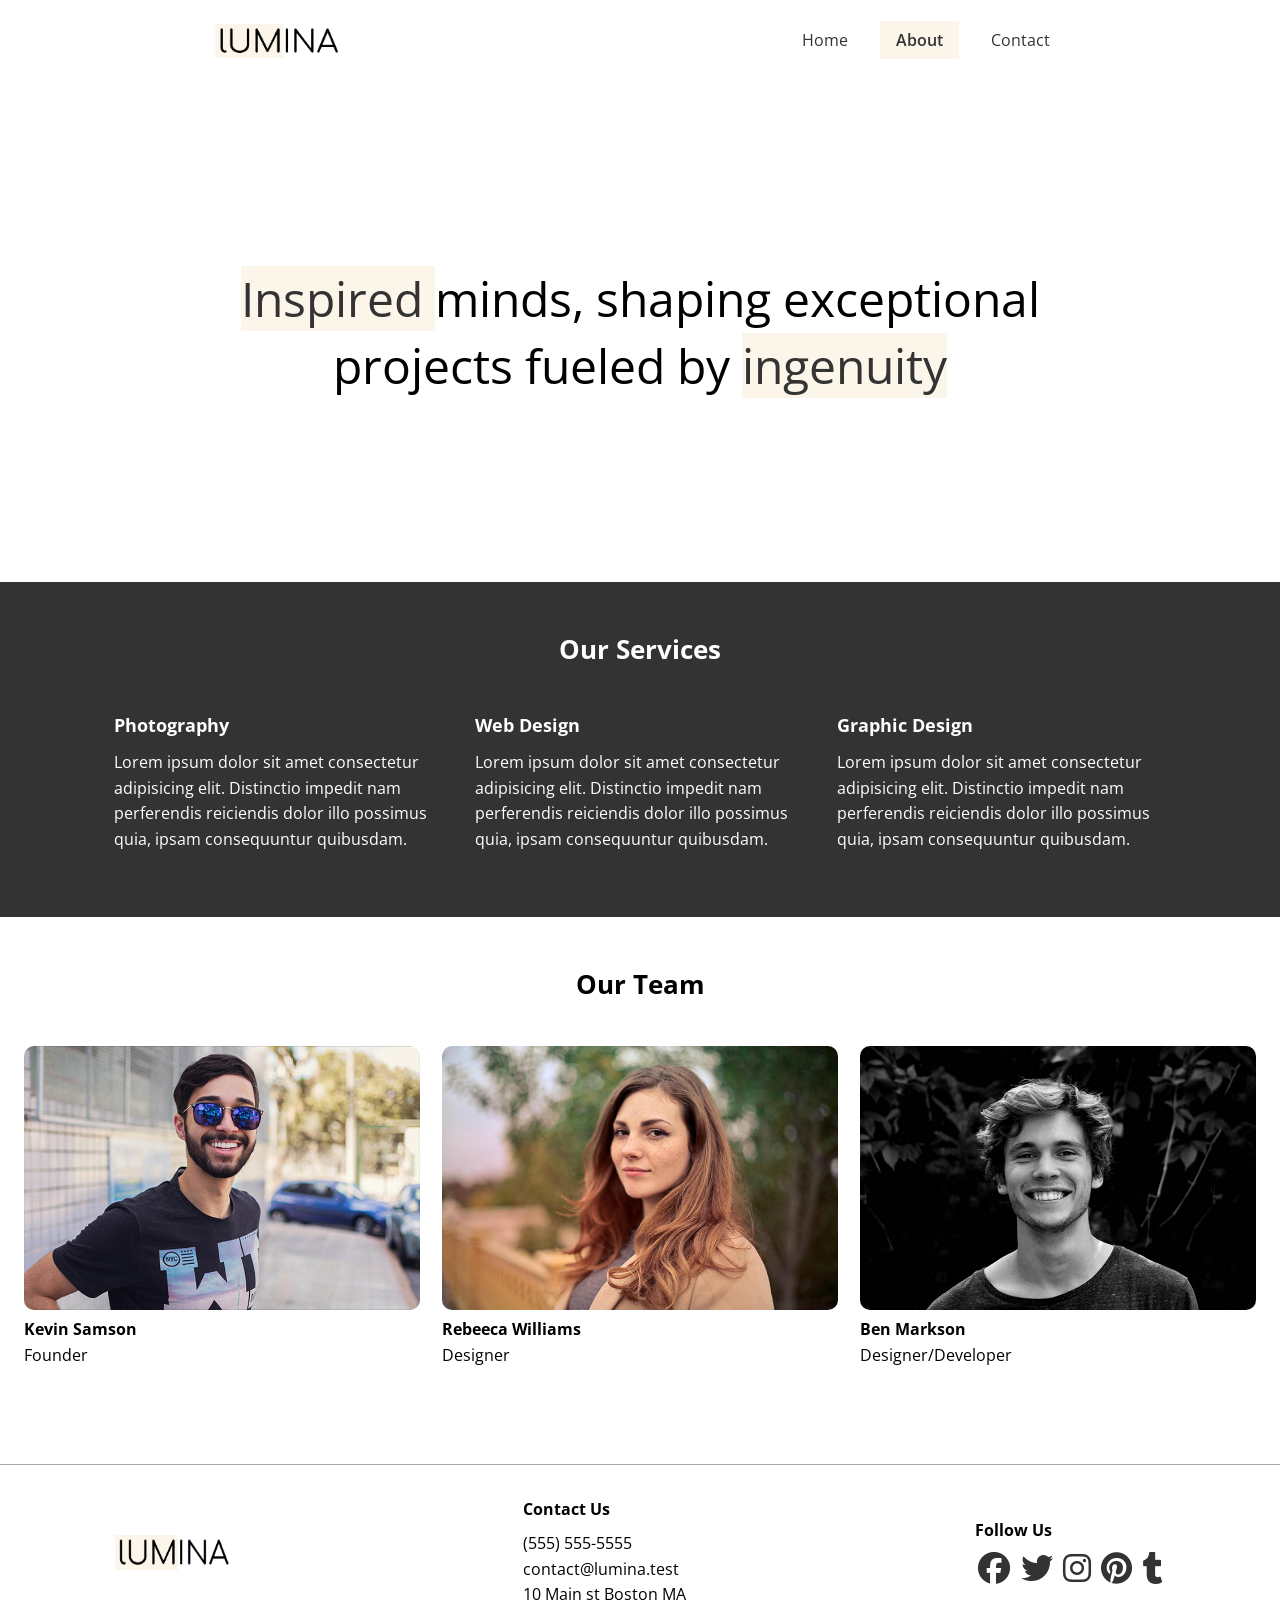
<file: about.html>
<!DOCTYPE html>
<html lang="en">
<head>
    <meta charset="UTF-8">
    <meta name="viewport" content="width=device-width, initial-scale=1.0">
    <link rel="stylesheet" href="https://cdnjs.cloudflare.com/ajax/libs/font-awesome/6.6.0/css/all.min.css">
    <link rel="preconnect" href="https://fonts.googleapis.com">
    <link rel="preconnect" href="https://fonts.gstatic.com" crossorigin>
    <link href="https://fonts.googleapis.com/css2?family=Open+Sans:ital,wght@0,300..800;1,300..800&family=Oxanium:wght@200..800&family=Quantico:ital,wght@0,400;0,700;1,400;1,700&display=swap" rel="stylesheet">
    <link rel="stylesheet" href="CSS/styles.css">
    <link rel="icon" href="images/favicon.ico">
    <title>About Lumina Creative</title>
</head>
<body>
    <header class="header">
        <div class="container container-sm header-flex">
            <img src="images/logo.png" alt="Lumina Creative" class="logo">
            <ul class="main-menu">
                <li><a href="/">Home</a></li>
                <li><a class="current" href="about.html">About</a></li>
                <li><a href="contact.html">Contact</a></li>
            </ul>
        </div>
    </header>

    <section class="hero">
        <div class="container container-sm">
            <h2>
                <span class="bg-primary">Inspired </span> minds, shaping exceptional projects fueled by
                <span class="bg-primary">ingenuity</span>
            </h2>
        </div>
    </section>

    <section class="services bg-dark">
        <div class="container">
            <h2 class="section-heading">Our Services</h2>
            <div class="services-flex">
                <div class="service-item">
                    <h4>Photography</h4>
                    <p>
                        Lorem ipsum dolor sit amet consectetur adipisicing elit. 
                        Distinctio impedit nam perferendis reiciendis dolor illo possimus quia, ipsam consequuntur quibusdam.
                    </p>
                </div>
                <div class="service-item">
                    <h4>Web Design</h4>
                    <p>
                        Lorem ipsum dolor sit amet consectetur adipisicing elit. 
                        Distinctio impedit nam perferendis reiciendis dolor illo possimus quia, ipsam consequuntur quibusdam.
                    </p>
                </div>
                <div class="service-item">
                    <h4>Graphic Design</h4>
                    <p>
                        Lorem ipsum dolor sit amet consectetur adipisicing elit. 
                        Distinctio impedit nam perferendis reiciendis dolor illo possimus quia, ipsam consequuntur quibusdam.
                    </p>
                </div>
            </div>
        </div>
    </section>

    <section class="team">
        <div class="container container-lg">
            <h2 class="section-heading">Our Team</h2>
            <div class="team-flex">
                <div class="team-item">
                    <img src="images/team1.jpg" alt="Team Member">
                    <h4>Kevin Samson</h4>
                    <p>Founder</p>
                </div>
                <div class="team-item">
                    <img src="images/team2.jpg" alt="Team Member">
                    <h4>Rebeeca Williams</h4>
                    <p>Designer</p>
                </div>
                <div class="team-item">
                    <img src="images/team3.jpg" alt="Team Member">
                    <h4>Ben Markson</h4>
                    <p>Designer/Developer</p>
                </div>
            </div>
        </div>
    </section>

    <footer class="footer">
        <div class="container footer-flex">
            <img src="images/logo.png" alt="Lumina Creative">
            <div>
                <h4>Contact Us</h4>
                <ul>
                    <li>(555) 555-5555</li>
                    <li>contact@lumina.test</li>
                    <li>10 Main st Boston MA</li>
                </ul>
            </div>
            <div>
                <h4>Follow Us</h4>
                <a href="#"><i class="fab fa-facebook fa-2x"></i></a>
                <a href="#"><i class="fab fa-twitter fa-2x"></i></a>
                <a href="#"><i class="fab fa-instagram fa-2x"></i></a>
                <a href="#"><i class="fab fa-pinterest fa-2x"></i></a>
                <a href="#"><i class="fab fa-tumblr fa-2x"></i></a>
            </div>
        </div>
    </footer>
</body>
</html>
</file>
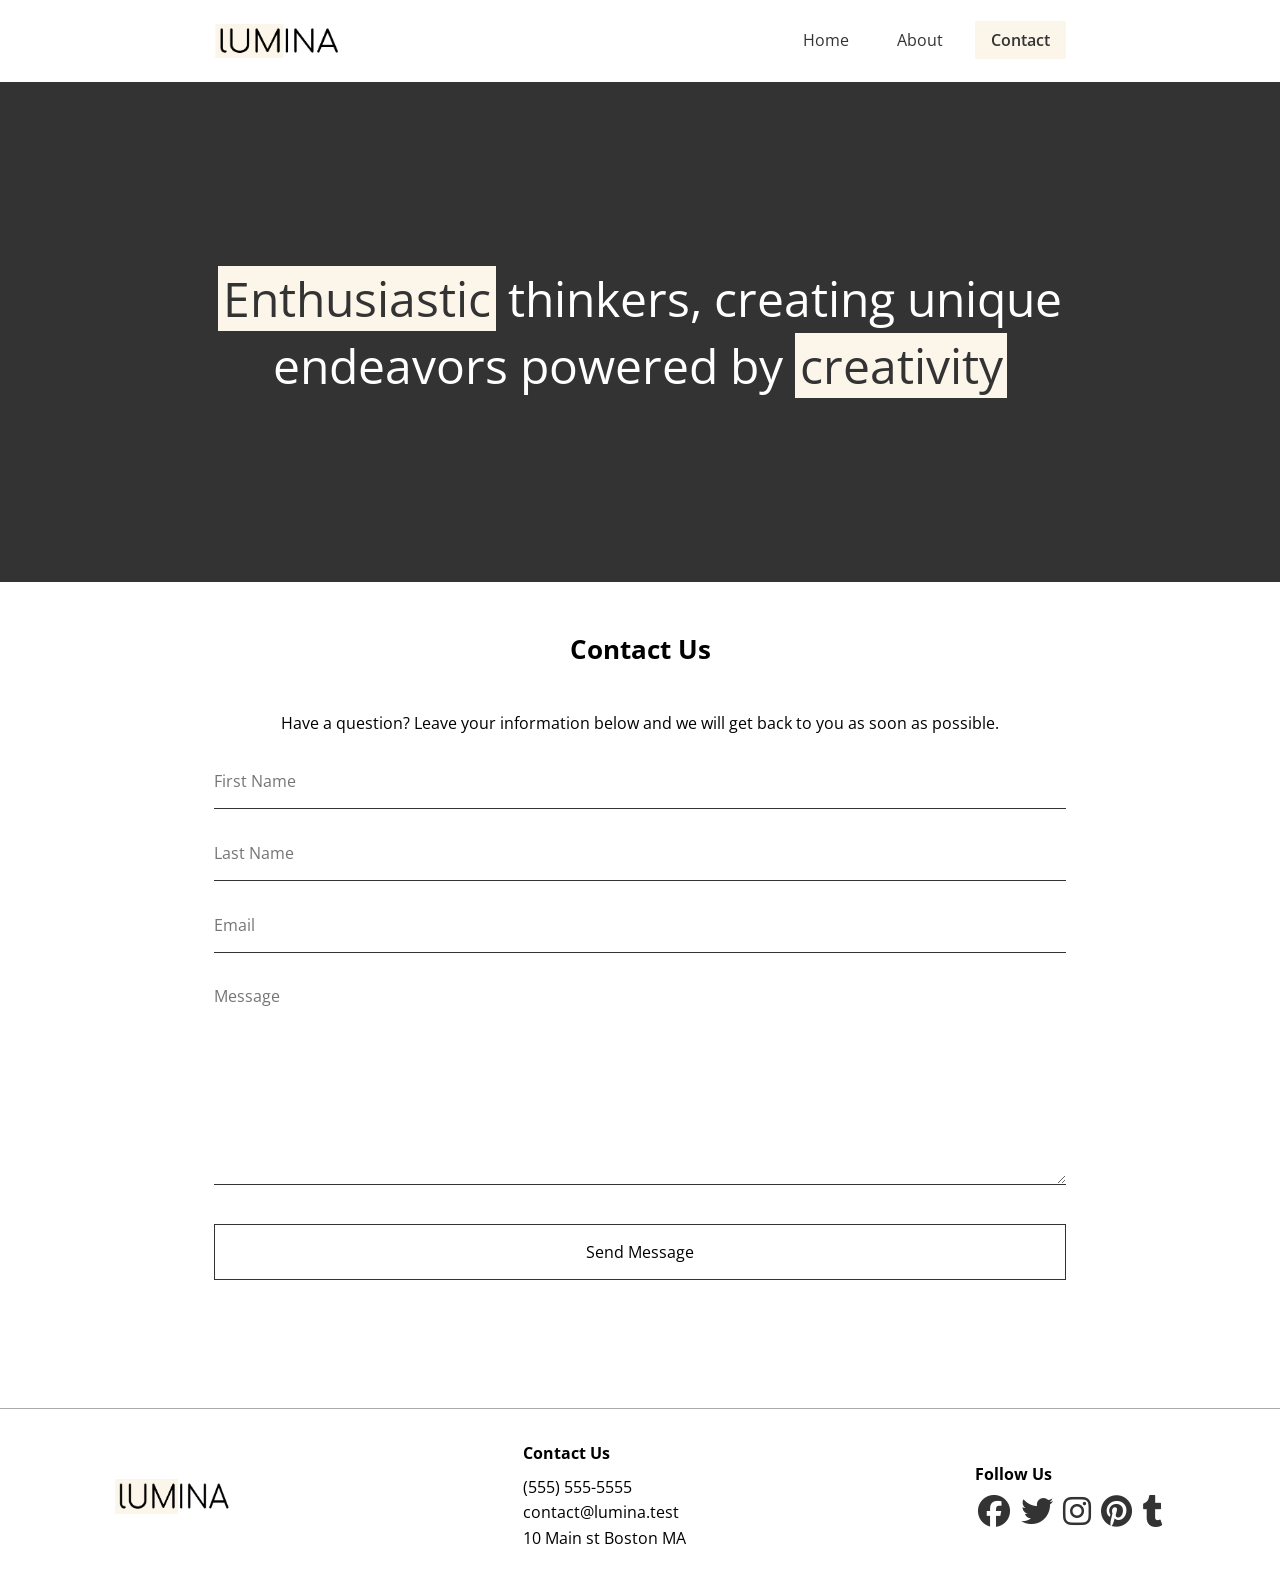
<file: contact.html>
<!DOCTYPE html>
<html lang="en">
<head>
    <meta charset="UTF-8">
    <meta name="viewport" content="width=device-width, initial-scale=1.0">
    <link rel="stylesheet" href="https://cdnjs.cloudflare.com/ajax/libs/font-awesome/6.6.0/css/all.min.css">
    <link rel="preconnect" href="https://fonts.googleapis.com">
    <link rel="preconnect" href="https://fonts.gstatic.com" crossorigin>
    <link href="https://fonts.googleapis.com/css2?family=Open+Sans:ital,wght@0,300..800;1,300..800&family=Oxanium:wght@200..800&family=Quantico:ital,wght@0,400;0,700;1,400;1,700&display=swap" rel="stylesheet">
    <link rel="stylesheet" href="CSS/styles.css">
    <link rel="icon" href="images/favicon.ico">
    <title>Contact Lumina Creative</title>
</head>
<body>
    <header class="header">
        <div class="container container-sm header-flex">
            <img src="images/logo.png" alt="Lumina Creative" class="logo">
            <ul class="main-menu">
                <li><a href="/">Home</a></li>
                <li><a href="about.html">About</a></li>
                <li><a class="current" href="contact.html">Contact</a></li>
            </ul>
        </div>
    </header>

    <section class="hero bg-dark">
        <div class="container container-sm">
            <h2>
                <span class="bg-primary">Enthusiastic</span> thinkers, creating unique
                endeavors powered by <span class="bg-primary">creativity</span>
            </h2>
        </div>
    </section>

    <section class="contact">
        <div class="container container-sm">
            <h2 class="section-heading">Contact Us</h2>
            <p>
                Have a question? Leave your information below and we will get
                back to you as soon as possible.
            </p>
            <form name="contact" method="post" data-netlify="true">
                <div class="form-group">
                    <label for="first-name" class="visually-hidden">First Name</label>
                    <input type="text" id="first-name" name="first-name" placeholder="First Name"/>
                </div>
                <div class="form-group">
                    <label for="last-name" class="visually-hidden">Last Name</label>
                    <input type="text" id="last-name" name="last-name" placeholder="Last Name"/>
                </div>
                <div class="form-group">
                    <label for="email" class="visually-hidden">Email Address</label>
                    <input type="email" id="email" name="email" placeholder="Email"/>
                </div>
                <div class="form-group">
                    <label for="message" class="visually-hidden">Message</label>
                    <textarea name="message" id="message" placeholder="Message"></textarea>
                </div>
                <div class="form-group">
                    <button type="submit" class="btn">Send Message</button>
                </div>
            </form>
        </div>
    </section>
    <footer class="footer">
        <div class="container footer-flex">
            <img src="images/logo.png" alt="Lumina Creative">
            <div>
                <h4>Contact Us</h4>
                <ul>
                    <li>(555) 555-5555</li>
                    <li>contact@lumina.test</li>
                    <li>10 Main st Boston MA</li>
                </ul>
            </div>
            <div>
                <h4>Follow Us</h4>
                <a href="#"><i class="fab fa-facebook fa-2x"></i></a>
                <a href="#"><i class="fab fa-twitter fa-2x"></i></a>
                <a href="#"><i class="fab fa-instagram fa-2x"></i></a>
                <a href="#"><i class="fab fa-pinterest fa-2x"></i></a>
                <a href="#"><i class="fab fa-tumblr fa-2x"></i></a>
            </div>
        </div>
    </footer>
</body>
</html>
</file>
<file: CSS/styles.css>
* {
    margin: 0;
    padding: 0;
    box-sizing: border-box;
}

:root {
    --primary-color: #fcf5e9;
    --dark-color: #333;
    --container-normal: 1100px;
    --container-wide: 1400px;
    --container-narrow: 900px;

}
body {
    font-family: 'Open Sans', sans-serif;
    line-height: 1.6;
}

a {
    text-decoration: none;
    color: #333;
}

ul {
    list-style: none;
}

img {
    max-width: 100%;
}

/* Utilities Classes */

.bg-primary {
    background: var(--primary-color);
    color: #333;
}

.bg-dark {
    background: var(--dark-color);
    color: #fff;
}

.bg-dark .bg-primary {
    padding: 0 0.3rem;
}

.btn {
    display: inline-block;
    padding: 1rem 2rem;
    border: 1px solid #333;
    background: transparent;
    font-family: inherit;
    font-size: inherit;
    cursor: pointer;
}

.btn:hover {
    background: #333;
    color: #fff;
}

.visually-hidden {
  clip: rect(0 0 0 0);
  clip-path: inset(50%);
  height: 1px;
  overflow: hidden;
  position: absolute;
  white-space: nowrap;
  width: 1px;
}

.section-heading {
    font-size: 1.6rem;
    text-align: center;
    margin-bottom: 40px;
}
/* container */

.container {
    max-width: var(--container-normal);
    margin: 0 auto;
    padding: 0 1.5rem;
}

.container-lg {
    max-width: var(--container-wide);
}

.container-sm {
    max-width: var(--container-narrow);
}

/* Header */

.header {
    margin: 1.5rem auto;
}

.header .logo {
    width: 130px;
}
.header .header-flex {
    display: flex;
    justify-content: space-between;
    align-items: center;
}

.header .main-menu {
    display: flex;
    gap: 1rem;
}

.header .main-menu a {
    padding: 0.5rem 1rem;
}

.header .main-menu a:hover {
    background: var(--primary-color);
}

.current {
    background: var(--primary-color);
    font-weight: 600;
}

/* Hero */

.hero {
    height: 500px;
    display: flex;
    justify-content: center;
    align-items: center;
    text-align: center;
}

.hero h2 {
    font-size: 3rem;
    line-height: 1.4;
    font-weight: normal;
}


/* Gallery */

.gallery-grid {
    display: grid;
    grid-template-columns: repeat(3, 1fr);
    gap: 10px;
}

.gallery-item {
    justify-content: center;
    border-radius: 10px;
}


.gallery-item:nth-of-type(2) {
    grid-column: span 2;
}

.gallery-item:nth-of-type(1) img {
    height: 100%;
}

.gallery-item:nth-of-type(7) {
    grid-column: span 2;
    grid-row: span 2;
}

.gallery-item:nth-of-type(9) {
    grid-column: span 3;
}

.gallery-item img {
    border-radius: 10px;
    width: 100%;
    object-fit: cover;
}

.gallery-item:hover {
    opacity: 0.9;
}

.footer {
    border-top: 1px solid #aaa;
    padding: 2rem 1.5rem;
    margin-top: 2rem;
}

.footer .footer-flex {
    display: flex;
    justify-content: space-between;
    align-items: center;
}

.footer img {
    width: 120px;
    height: 35px;
}

.footer h4 {
    font-size: 1rem;
    margin-bottom: 0.5rem;
}

.footer a {
    margin: 0.2rem;
}

/* Services */

.services {
    padding: 3rem 0 4rem;
}

.services-flex {
    display: flex;
    gap: 2rem;
}

.service-item h4 {
    font-size: 1.1rem;
    margin-bottom: 0.7rem;
}

.team {
    padding: 3rem 0 4rem;
}

.team-flex {
    display: flex;
    gap: 1.4rem;
}

.team img {
    border-radius: 10px;
}

/* Contact */

.contact {
    padding: 3rem 0 4rem;
}

.contact p {
    text-align: center;
    margin-bottom: 2rem;
}

.form-group {
    margin: 2rem 0;
}

.contact input, .contact textarea {
    border: none;
    border-bottom: 1px #333 solid;
    width: 100%;
    font-family: inherit;
    font-size: inherit;
    padding-bottom: 1rem;
}

.contact textarea {
    height: 200px;
}

.contact input:focus, .contact textarea:focus {
    outline: 0;
}

.contact button {
    width: 100%;
}

/* Media Queries */

@media (max-width: 768px) {
    .header .header-flex, .footer .footer-flex, .services .services-flex, .team .team-flex {
    flex-direction: column;
    gap: 1.5rem;
    }

    .hero {
        height: 300px;
    }

    .hero h2 {
        font-size: 1.8rem;
    }

    .footer .footer-flex {
        text-align: center;
    }
}
</file>
